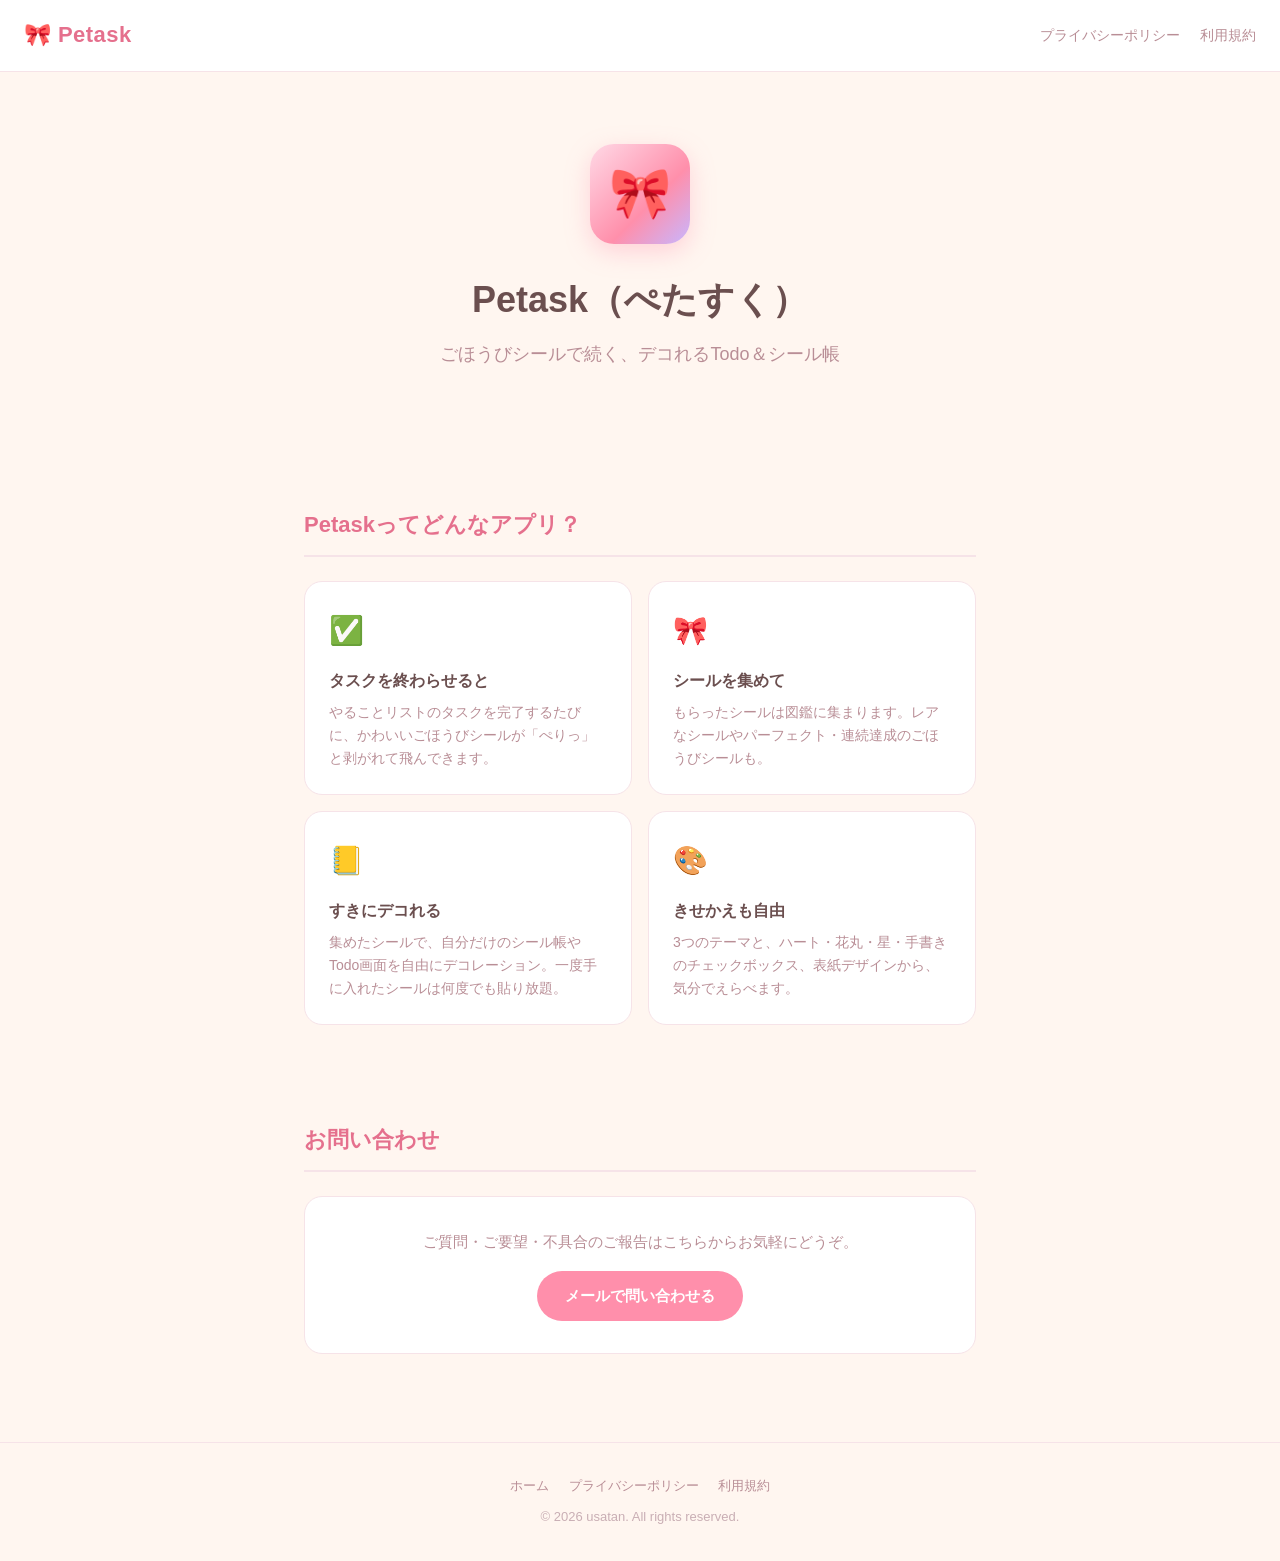
<file: index.html>
<!DOCTYPE html>
<html lang="ja">
<head>
  <meta charset="UTF-8" />
  <meta name="viewport" content="width=device-width, initial-scale=1.0" />
  <title>Petask（ぺたすく） — ごほうびシールで続く、デコれるTodo</title>
  <meta name="description" content="Petaskは、タスクを終わらせるとごほうびシールがもらえて、シール帳やTodo画面をデコれるかわいいタスク管理アプリです。" />
  <link rel="stylesheet" href="style.css" />
</head>
<body>

<header>
  <a href="index.html" style="text-decoration: none;">
    <span class="logo">🎀 Petask</span>
  </a>
  <nav>
    <a href="privacy.html">プライバシーポリシー</a>
    <a href="terms.html">利用規約</a>
  </nav>
</header>

<div class="hero">
  <div class="app-icon">🎀</div>
  <h1>Petask（ぺたすく）</h1>
  <p class="tagline">ごほうびシールで続く、デコれるTodo＆シール帳</p>
</div>

<div class="section">
  <h2>Petaskってどんなアプリ？</h2>
  <div class="features">
    <div class="feature-card">
      <div class="icon">✅</div>
      <h3>タスクを終わらせると</h3>
      <p>やることリストのタスクを完了するたびに、かわいいごほうびシールが「ぺりっ」と剥がれて飛んできます。</p>
    </div>
    <div class="feature-card">
      <div class="icon">🎀</div>
      <h3>シールを集めて</h3>
      <p>もらったシールは図鑑に集まります。レアなシールやパーフェクト・連続達成のごほうびシールも。</p>
    </div>
    <div class="feature-card">
      <div class="icon">📒</div>
      <h3>すきにデコれる</h3>
      <p>集めたシールで、自分だけのシール帳やTodo画面を自由にデコレーション。一度手に入れたシールは何度でも貼り放題。</p>
    </div>
    <div class="feature-card">
      <div class="icon">🎨</div>
      <h3>きせかえも自由</h3>
      <p>3つのテーマと、ハート・花丸・星・手書きのチェックボックス、表紙デザインから、気分でえらべます。</p>
    </div>
  </div>
</div>

<div class="section">
  <h2>お問い合わせ</h2>
  <div class="contact-box">
    <p>ご質問・ご要望・不具合のご報告はこちらからお気軽にどうぞ。</p>
    <a class="email-link" href="mailto:usatanlab@gmail.com?subject=Petask%20お問い合わせ">メールで問い合わせる</a>
  </div>
</div>

<footer>
  <p>
    <a href="index.html">ホーム</a>
    <a href="privacy.html">プライバシーポリシー</a>
    <a href="terms.html">利用規約</a>
  </p>
  <p style="margin-top: 8px;">© 2026 usatan. All rights reserved.</p>
</footer>

</body>
</html>
</file>
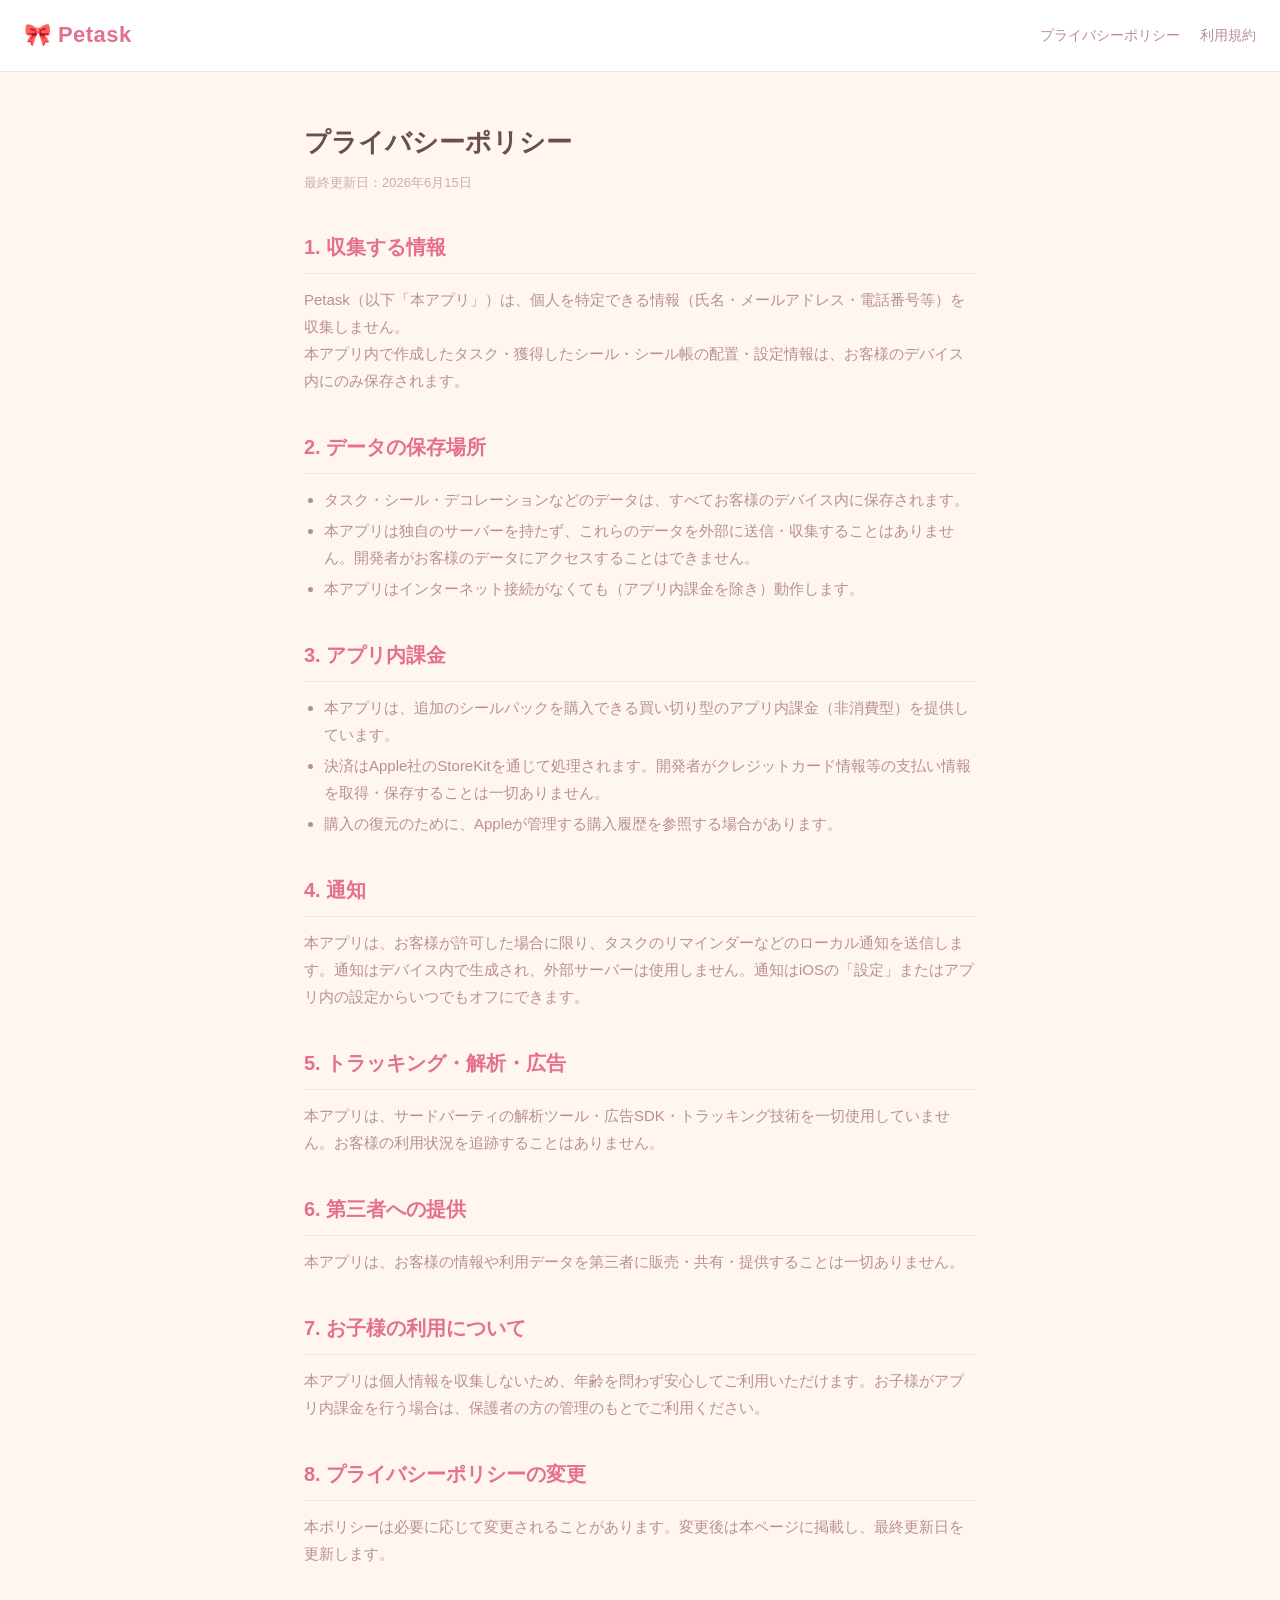
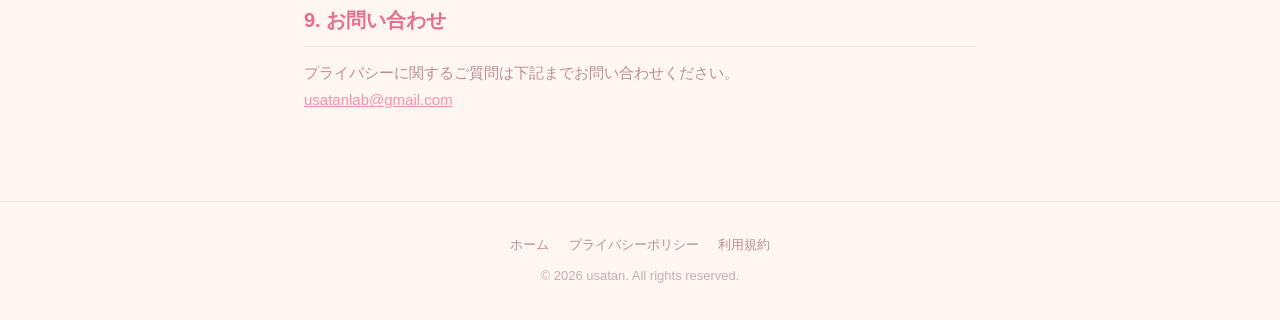
<file: privacy.html>
<!DOCTYPE html>
<html lang="ja">
<head>
  <meta charset="UTF-8" />
  <meta name="viewport" content="width=device-width, initial-scale=1.0" />
  <title>プライバシーポリシー — Petask</title>
  <link rel="stylesheet" href="style.css" />
</head>
<body>

<header>
  <a href="index.html" style="text-decoration: none;">
    <span class="logo">🎀 Petask</span>
  </a>
  <nav>
    <a href="privacy.html">プライバシーポリシー</a>
    <a href="terms.html">利用規約</a>
  </nav>
</header>

<div class="section prose">
  <h1 style="font-size: 26px; font-weight: 700; margin-bottom: 6px; color: var(--text);">プライバシーポリシー</h1>
  <p class="updated">最終更新日：2026年6月15日</p>

  <h2>1. 収集する情報</h2>
  <p>
    Petask（以下「本アプリ」）は、個人を特定できる情報（氏名・メールアドレス・電話番号等）を収集しません。<br>
    本アプリ内で作成したタスク・獲得したシール・シール帳の配置・設定情報は、お客様のデバイス内にのみ保存されます。
  </p>

  <h2>2. データの保存場所</h2>
  <ul>
    <li>タスク・シール・デコレーションなどのデータは、すべてお客様のデバイス内に保存されます。</li>
    <li>本アプリは独自のサーバーを持たず、これらのデータを外部に送信・収集することはありません。開発者がお客様のデータにアクセスすることはできません。</li>
    <li>本アプリはインターネット接続がなくても（アプリ内課金を除き）動作します。</li>
  </ul>

  <h2>3. アプリ内課金</h2>
  <ul>
    <li>本アプリは、追加のシールパックを購入できる買い切り型のアプリ内課金（非消費型）を提供しています。</li>
    <li>決済はApple社のStoreKitを通じて処理されます。開発者がクレジットカード情報等の支払い情報を取得・保存することは一切ありません。</li>
    <li>購入の復元のために、Appleが管理する購入履歴を参照する場合があります。</li>
  </ul>

  <h2>4. 通知</h2>
  <p>
    本アプリは、お客様が許可した場合に限り、タスクのリマインダーなどのローカル通知を送信します。通知はデバイス内で生成され、外部サーバーは使用しません。通知はiOSの「設定」またはアプリ内の設定からいつでもオフにできます。
  </p>

  <h2>5. トラッキング・解析・広告</h2>
  <p>
    本アプリは、サードパーティの解析ツール・広告SDK・トラッキング技術を一切使用していません。お客様の利用状況を追跡することはありません。
  </p>

  <h2>6. 第三者への提供</h2>
  <p>
    本アプリは、お客様の情報や利用データを第三者に販売・共有・提供することは一切ありません。
  </p>

  <h2>7. お子様の利用について</h2>
  <p>
    本アプリは個人情報を収集しないため、年齢を問わず安心してご利用いただけます。お子様がアプリ内課金を行う場合は、保護者の方の管理のもとでご利用ください。
  </p>

  <h2>8. プライバシーポリシーの変更</h2>
  <p>
    本ポリシーは必要に応じて変更されることがあります。変更後は本ページに掲載し、最終更新日を更新します。
  </p>

  <h2>9. お問い合わせ</h2>
  <p>
    プライバシーに関するご質問は下記までお問い合わせください。<br>
    <a href="mailto:usatanlab@gmail.com?subject=Petask%20プライバシーに関するお問い合わせ" style="color: var(--primary);">usatanlab@gmail.com</a>
  </p>
</div>

<footer>
  <p>
    <a href="index.html">ホーム</a>
    <a href="privacy.html">プライバシーポリシー</a>
    <a href="terms.html">利用規約</a>
  </p>
  <p style="margin-top: 8px;">© 2026 usatan. All rights reserved.</p>
</footer>

</body>
</html>
</file>
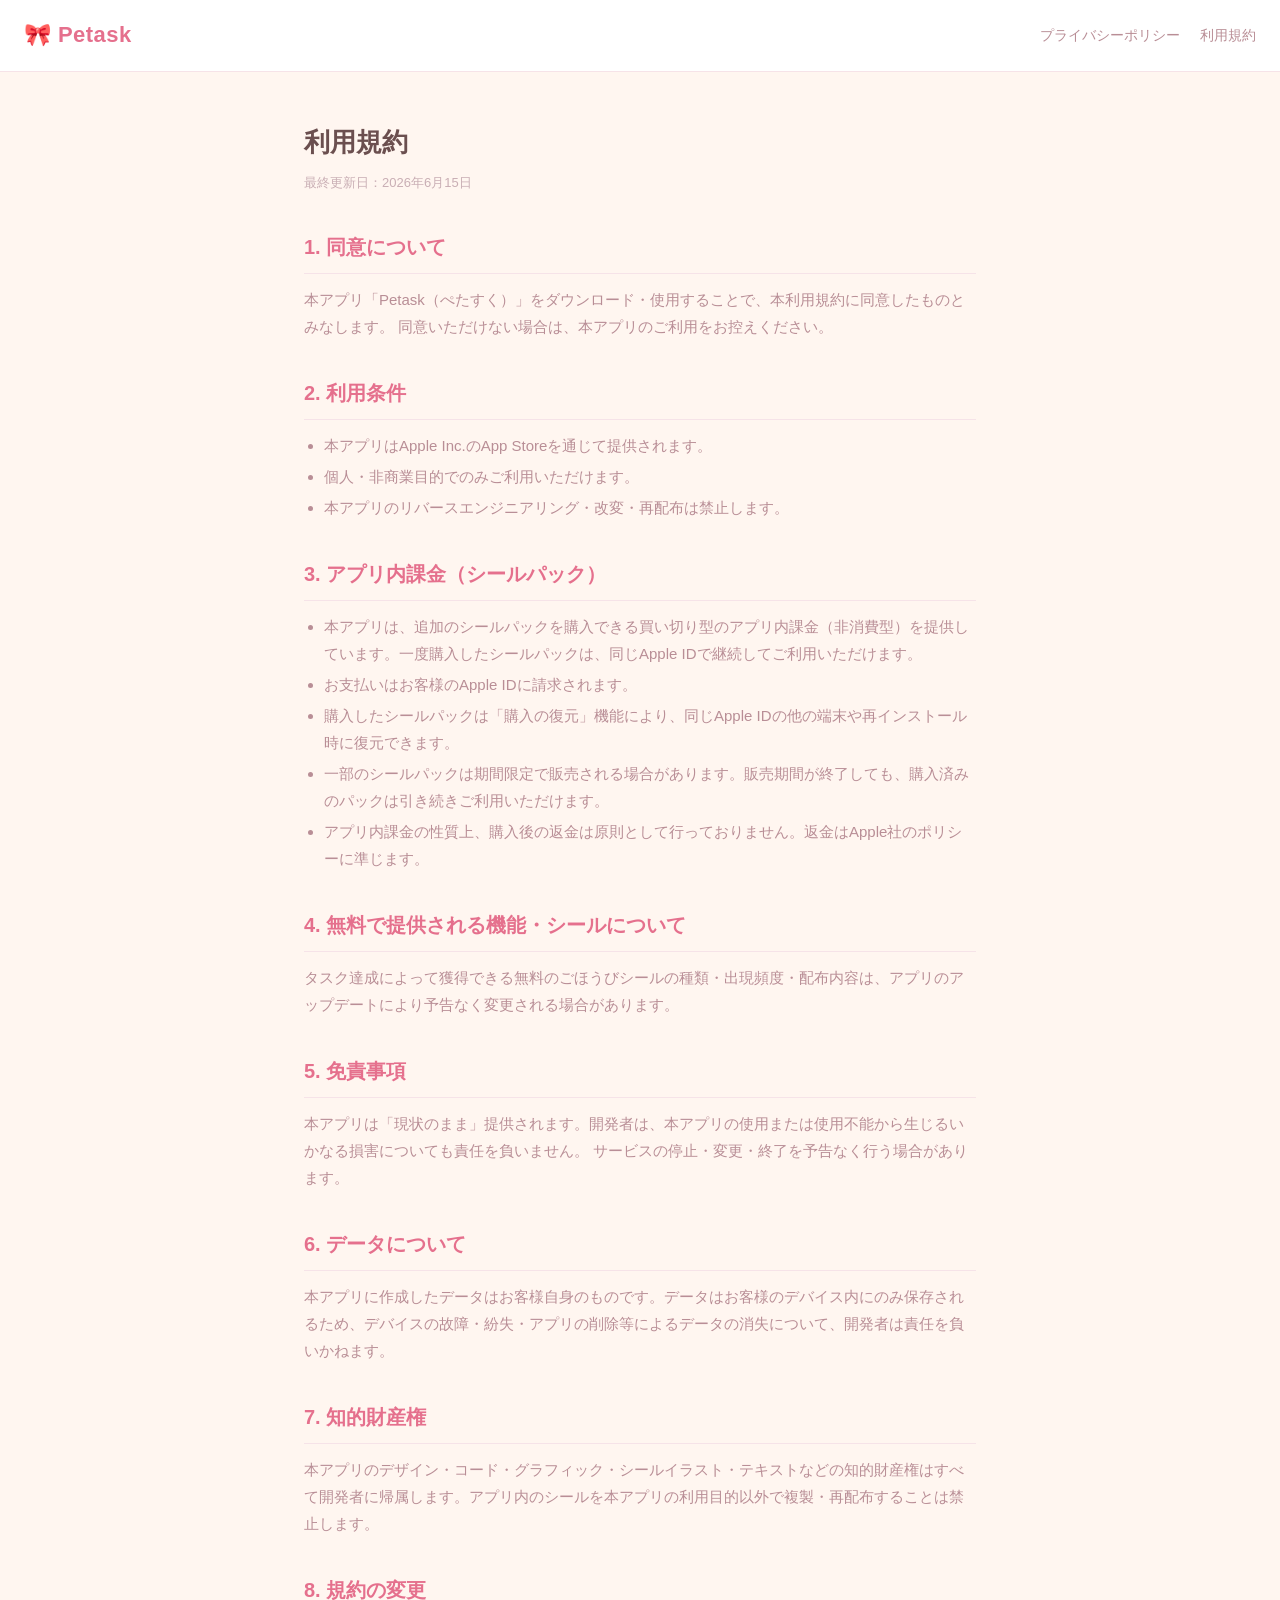
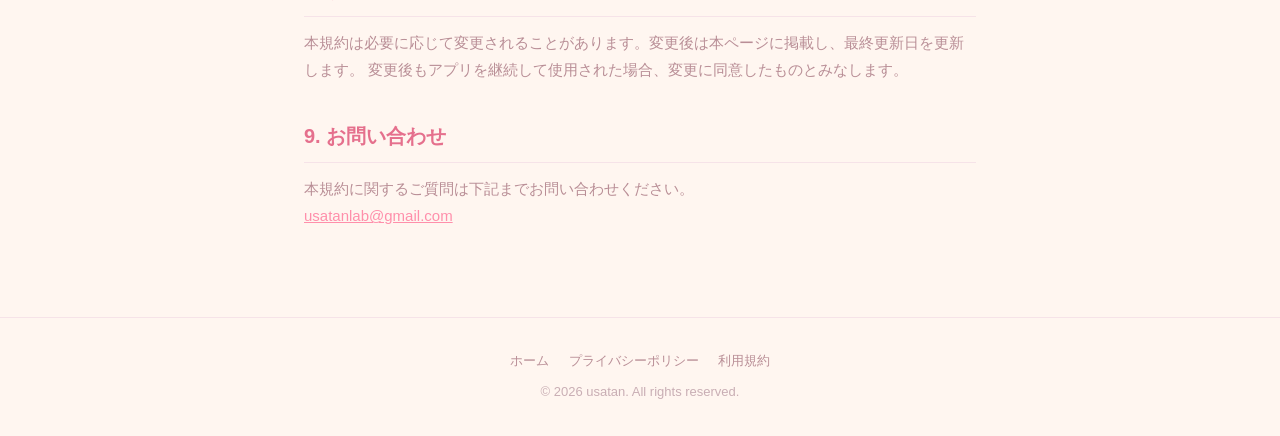
<file: terms.html>
<!DOCTYPE html>
<html lang="ja">
<head>
  <meta charset="UTF-8" />
  <meta name="viewport" content="width=device-width, initial-scale=1.0" />
  <title>利用規約 — Petask</title>
  <link rel="stylesheet" href="style.css" />
</head>
<body>

<header>
  <a href="index.html" style="text-decoration: none;">
    <span class="logo">🎀 Petask</span>
  </a>
  <nav>
    <a href="privacy.html">プライバシーポリシー</a>
    <a href="terms.html">利用規約</a>
  </nav>
</header>

<div class="section prose">
  <h1 style="font-size: 26px; font-weight: 700; margin-bottom: 6px; color: var(--text);">利用規約</h1>
  <p class="updated">最終更新日：2026年6月15日</p>

  <h2>1. 同意について</h2>
  <p>
    本アプリ「Petask（ぺたすく）」をダウンロード・使用することで、本利用規約に同意したものとみなします。
    同意いただけない場合は、本アプリのご利用をお控えください。
  </p>

  <h2>2. 利用条件</h2>
  <ul>
    <li>本アプリはApple Inc.のApp Storeを通じて提供されます。</li>
    <li>個人・非商業目的でのみご利用いただけます。</li>
    <li>本アプリのリバースエンジニアリング・改変・再配布は禁止します。</li>
  </ul>

  <h2>3. アプリ内課金（シールパック）</h2>
  <ul>
    <li>本アプリは、追加のシールパックを購入できる買い切り型のアプリ内課金（非消費型）を提供しています。一度購入したシールパックは、同じApple IDで継続してご利用いただけます。</li>
    <li>お支払いはお客様のApple IDに請求されます。</li>
    <li>購入したシールパックは「購入の復元」機能により、同じApple IDの他の端末や再インストール時に復元できます。</li>
    <li>一部のシールパックは期間限定で販売される場合があります。販売期間が終了しても、購入済みのパックは引き続きご利用いただけます。</li>
    <li>アプリ内課金の性質上、購入後の返金は原則として行っておりません。返金はApple社のポリシーに準じます。</li>
  </ul>

  <h2>4. 無料で提供される機能・シールについて</h2>
  <p>
    タスク達成によって獲得できる無料のごほうびシールの種類・出現頻度・配布内容は、アプリのアップデートにより予告なく変更される場合があります。
  </p>

  <h2>5. 免責事項</h2>
  <p>
    本アプリは「現状のまま」提供されます。開発者は、本アプリの使用または使用不能から生じるいかなる損害についても責任を負いません。
    サービスの停止・変更・終了を予告なく行う場合があります。
  </p>

  <h2>6. データについて</h2>
  <p>
    本アプリに作成したデータはお客様自身のものです。データはお客様のデバイス内にのみ保存されるため、デバイスの故障・紛失・アプリの削除等によるデータの消失について、開発者は責任を負いかねます。
  </p>

  <h2>7. 知的財産権</h2>
  <p>
    本アプリのデザイン・コード・グラフィック・シールイラスト・テキストなどの知的財産権はすべて開発者に帰属します。アプリ内のシールを本アプリの利用目的以外で複製・再配布することは禁止します。
  </p>

  <h2>8. 規約の変更</h2>
  <p>
    本規約は必要に応じて変更されることがあります。変更後は本ページに掲載し、最終更新日を更新します。
    変更後もアプリを継続して使用された場合、変更に同意したものとみなします。
  </p>

  <h2>9. お問い合わせ</h2>
  <p>
    本規約に関するご質問は下記までお問い合わせください。<br>
    <a href="mailto:usatanlab@gmail.com?subject=Petask%20利用規約に関するお問い合わせ" style="color: var(--primary);">usatanlab@gmail.com</a>
  </p>
</div>

<footer>
  <p>
    <a href="index.html">ホーム</a>
    <a href="privacy.html">プライバシーポリシー</a>
    <a href="terms.html">利用規約</a>
  </p>
  <p style="margin-top: 8px;">© 2026 usatan. All rights reserved.</p>
</footer>

</body>
</html>
</file>
<file: style.css>
:root {
  --bg: #FFF6F0;
  --surface: #FFFFFF;
  --primary: #FF8FAB;
  --primary-dark: #E5708D;
  --accent: #C8B6FF;
  --text: #6B4F4F;
  --text-sub: #B98E96;
  --border: #F6E3E8;
  --radius: 18px;
}

* { margin: 0; padding: 0; box-sizing: border-box; }

body {
  background: var(--bg);
  color: var(--text);
  font-family: -apple-system, "Hiragino Maru Gothic ProN", "Hiragino Sans", sans-serif;
  line-height: 1.75;
  font-size: 16px;
}

/* ── Header ── */
header {
  background: var(--surface);
  border-bottom: 1px solid var(--border);
  padding: 16px 24px;
  display: flex;
  align-items: center;
  gap: 12px;
}

header .logo {
  font-size: 22px;
  font-weight: 700;
  color: var(--primary-dark);
  letter-spacing: 0.02em;
}

header nav {
  margin-left: auto;
  display: flex;
  gap: 20px;
}

header nav a {
  color: var(--text-sub);
  text-decoration: none;
  font-size: 14px;
}

header nav a:hover { color: var(--primary); }

/* ── Hero ── */
.hero {
  text-align: center;
  padding: 72px 24px 56px;
}

.hero .app-icon {
  width: 100px;
  height: 100px;
  border-radius: 24px;
  background: linear-gradient(135deg, #FFD9E6 0%, #FF8FAB 60%, #C8B6FF 100%);
  display: inline-flex;
  align-items: center;
  justify-content: center;
  font-size: 50px;
  margin-bottom: 24px;
  box-shadow: 0 8px 24px rgba(255,143,171,0.35);
}

.hero h1 {
  font-size: 36px;
  font-weight: 700;
  color: var(--text);
  margin-bottom: 8px;
}

.hero .tagline {
  font-size: 18px;
  color: var(--text-sub);
  margin-bottom: 32px;
}

/* ── Section ── */
.section {
  max-width: 720px;
  margin: 0 auto;
  padding: 48px 24px;
}

.section h2 {
  font-size: 22px;
  font-weight: 700;
  color: var(--primary-dark);
  margin-bottom: 24px;
  padding-bottom: 10px;
  border-bottom: 2px solid var(--border);
}

/* ── Feature Grid ── */
.features {
  display: grid;
  grid-template-columns: repeat(auto-fit, minmax(280px, 1fr));
  gap: 16px;
  margin-top: 8px;
}

.feature-card {
  background: var(--surface);
  border: 1px solid var(--border);
  border-radius: var(--radius);
  padding: 24px;
}

.feature-card .icon {
  font-size: 28px;
  margin-bottom: 12px;
}

.feature-card h3 {
  font-size: 16px;
  font-weight: 700;
  margin-bottom: 6px;
  color: var(--text);
}

.feature-card p {
  font-size: 14px;
  color: var(--text-sub);
  line-height: 1.65;
}

/* ── Contact ── */
.contact-box {
  background: var(--surface);
  border: 1px solid var(--border);
  border-radius: var(--radius);
  padding: 32px;
  text-align: center;
}

.contact-box p {
  color: var(--text-sub);
  margin-bottom: 16px;
  font-size: 15px;
}

.contact-box a.email-link {
  display: inline-block;
  background: var(--primary);
  color: #fff;
  text-decoration: none;
  padding: 12px 28px;
  border-radius: 50px;
  font-size: 15px;
  font-weight: 600;
}

.contact-box a.email-link:hover { background: var(--primary-dark); }

/* ── Prose (privacy / terms) ── */
.prose h2 {
  font-size: 20px;
  font-weight: 700;
  color: var(--primary-dark);
  margin: 36px 0 12px;
  padding-bottom: 8px;
  border-bottom: 1px solid var(--border);
}

.prose h2:first-child { margin-top: 0; }

.prose p, .prose li {
  font-size: 15px;
  color: var(--text-sub);
  line-height: 1.8;
}

.prose ul {
  padding-left: 20px;
  margin: 8px 0;
}

.prose li { margin-bottom: 4px; }

.prose .updated {
  font-size: 13px;
  color: #C9AEB4;
  margin-bottom: 32px;
}

/* ── Footer ── */
footer {
  text-align: center;
  padding: 32px 24px;
  font-size: 13px;
  color: #C9AEB4;
  border-top: 1px solid var(--border);
  margin-top: 40px;
}

footer a { color: var(--text-sub); text-decoration: none; margin: 0 8px; }
footer a:hover { color: var(--primary); }

@media (max-width: 480px) {
  .hero h1 { font-size: 28px; }
  .hero .tagline { font-size: 16px; }
  header nav { gap: 12px; }
}
</file>
